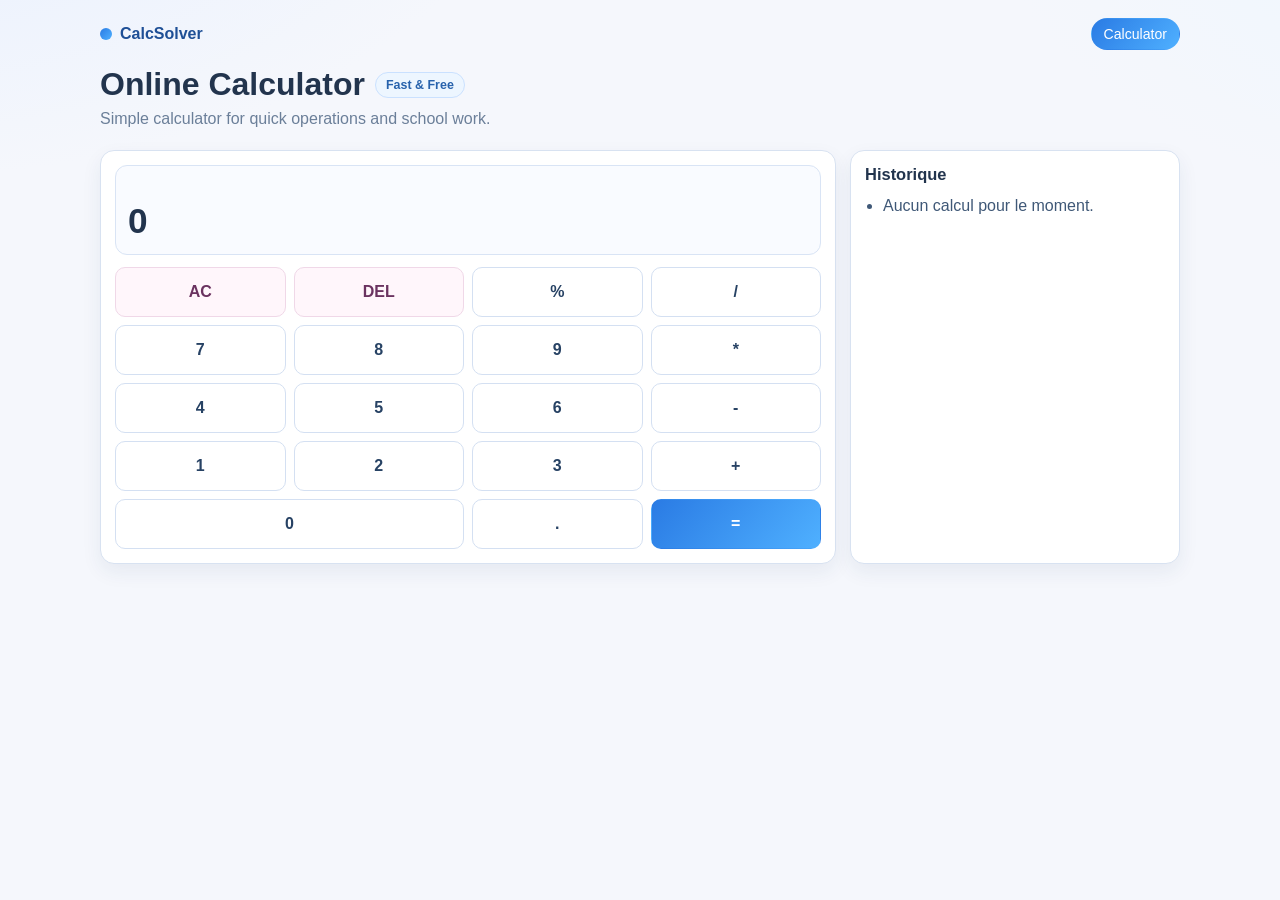
<file: index.html>
<!doctype html>
<html lang="fr">
<head>
  <meta charset="UTF-8">
  <meta name="viewport" content="width=device-width,initial-scale=1">
  <meta name="description" content="Calculatrice en ligne">
  <title>CalcStudy</title>
  <link rel="icon" type="image/svg+xml" href="assets/favicon.svg">
  <link rel="stylesheet" href="css/calcsolver.css">
</head>
<body>
  <a class="skip-link" href="#main-content">Aller au contenu</a>

  <header class="topbar" role="banner">
    <div class="topbar-inner">
      <div class="brand">
        <span class="brand-dot" aria-hidden="true"></span>
        <strong>CalcSolver</strong>
      </div>
      <nav class="quick-nav" aria-label="Navigation rapide">
        <a href="index.html" class="active">Calculator</a>
      </nav>
    </div>
    <div class="title-wrap">
      <h1>Online Calculator</h1>
      <span class="badge">Fast & Free</span>
    </div>
    <p>Simple calculator for quick operations and school work.</p>
  </header>

  <main class="layout" id="main-content">
    <section class="panel" aria-labelledby="calc-title">
      <h2 id="calc-title" class="sr-only">Calculatrice principale</h2>
      <div class="display" aria-live="polite" aria-atomic="true">
        <div id="expr" aria-label="Expression en cours"></div>
        <output id="result" aria-label="Resultat">0</output>
      </div>
      <div class="keys" id="keys" role="group" aria-label="Touches de calcul">
        <button data-a="c" aria-label="Effacer tout">AC</button><button data-a="d" aria-label="Supprimer un caractere">DEL</button><button data-v="%" aria-label="Modulo">%</button><button data-v="/" aria-label="Division">/</button>
        <button data-v="7" aria-label="Sept">7</button><button data-v="8" aria-label="Huit">8</button><button data-v="9" aria-label="Neuf">9</button><button data-v="*" aria-label="Multiplication">*</button>
        <button data-v="4" aria-label="Quatre">4</button><button data-v="5" aria-label="Cinq">5</button><button data-v="6" aria-label="Six">6</button><button data-v="-" aria-label="Soustraction">-</button>
        <button data-v="1" aria-label="Un">1</button><button data-v="2" aria-label="Deux">2</button><button data-v="3" aria-label="Trois">3</button><button data-v="+" aria-label="Addition">+</button>
        <button data-v="0" class="span2" aria-label="Zero">0</button><button data-v="." aria-label="Point decimal">.</button><button data-a="e" aria-label="Calculer">=</button>
      </div>
    </section>

    <aside class="panel" aria-labelledby="history-title">
      <h2 id="history-title">Historique</h2>
      <ul id="history" aria-live="polite"><li>Aucun calcul pour le moment.</li></ul>
    </aside>
  </main>

  <script src="js/calcsolver.js"></script>
</body>
</html>
</file>
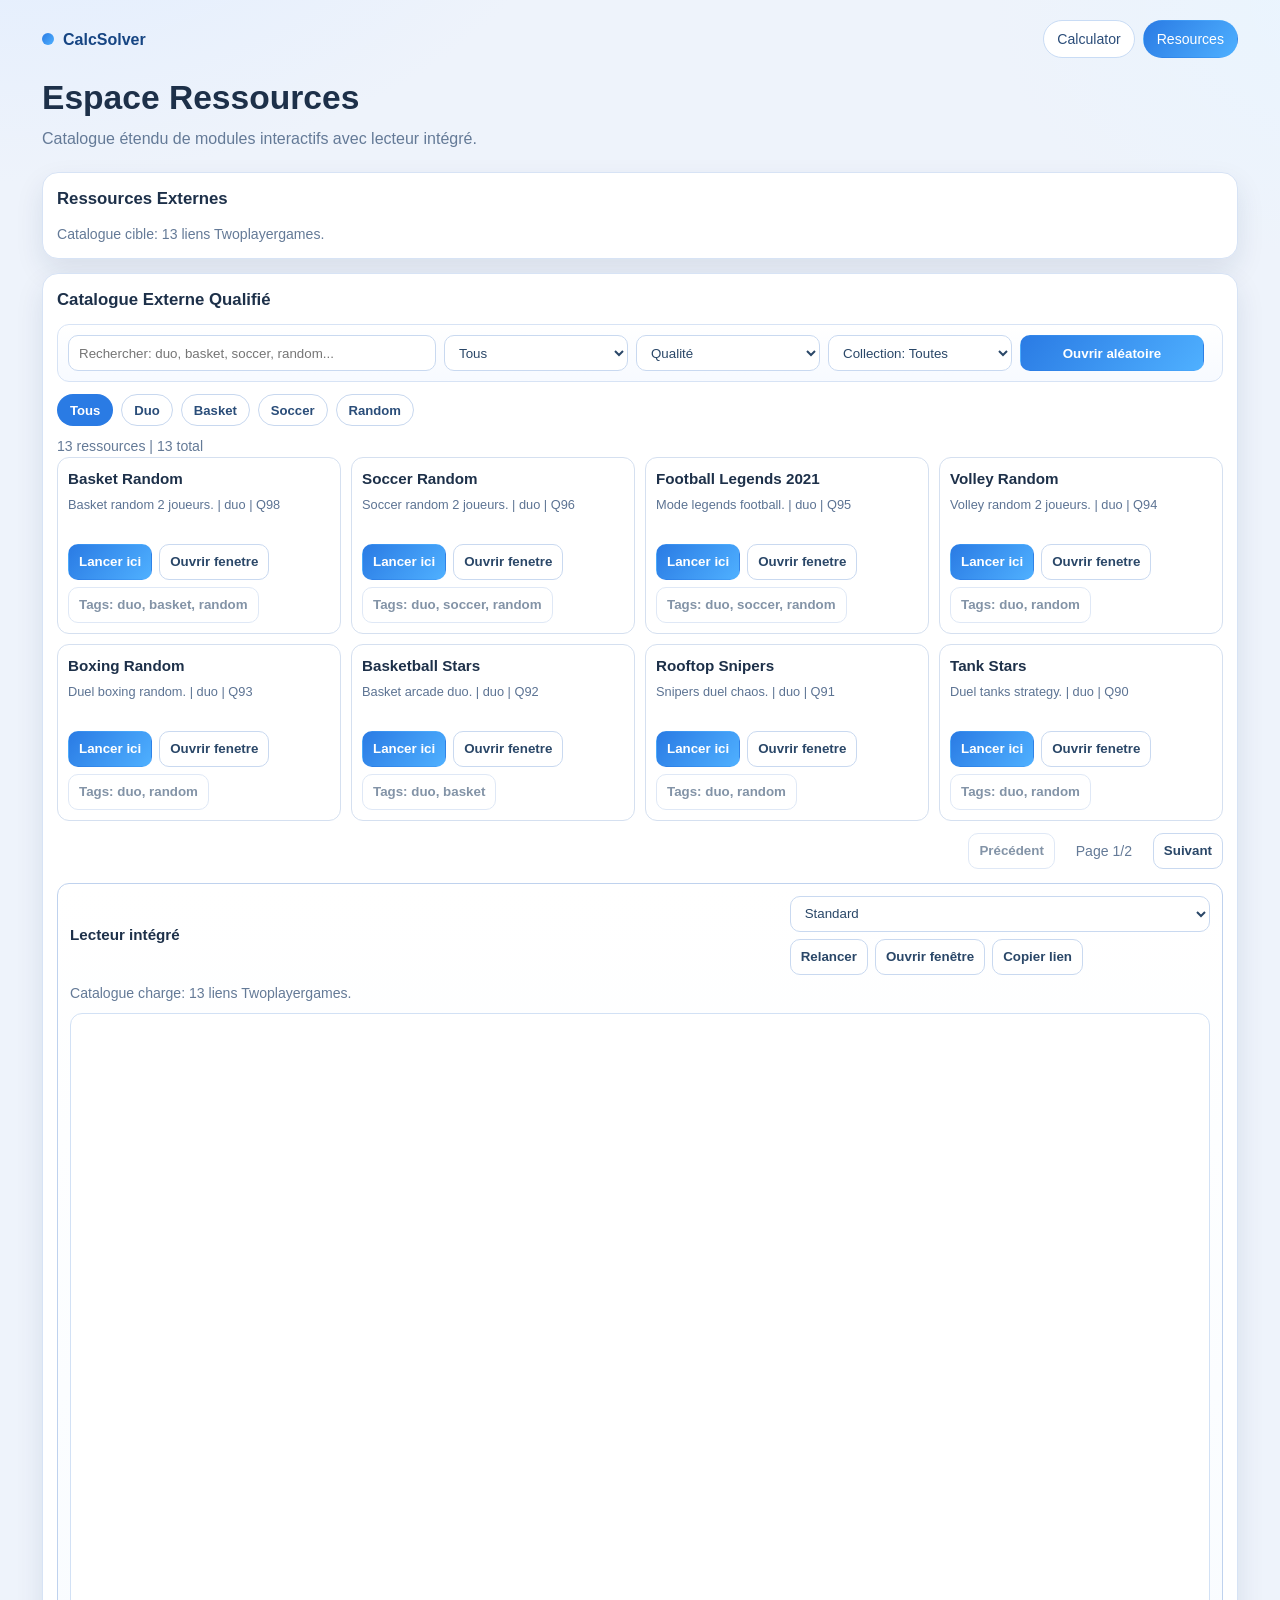
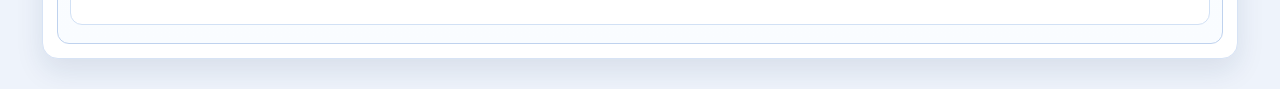
<file: resources.html>
<!doctype html>
<html lang="fr">
<head>
  <meta charset="UTF-8">
  <meta name="viewport" content="width=device-width,initial-scale=1">
  <meta name="description" content="Centre discret de ressources interactives">
  <title>CalcSolver | Ressources</title>
  <link rel="icon" type="image/svg+xml" href="assets/favicon.svg">
  <link rel="stylesheet" href="css/resources.css">
</head>
<body>
  <a class="skip-link" href="#resource-main">Aller au contenu</a>

  <header class="topbar" role="banner">
    <div class="topbar-inner">
      <div class="brand">
        <span class="brand-dot" aria-hidden="true"></span>
        <strong>CalcSolver</strong>
      </div>
      <nav class="quick-nav" aria-label="Navigation rapide">
        <a href="index.html">Calculator</a>
        <a href="resources.html" class="active">Resources</a>
      </nav>
    </div>
    <h1>Espace Ressources</h1>
    <p>Catalogue étendu de modules interactifs avec lecteur intégré.</p>
  </header>

  <main class="wrap" id="resource-main">
    <section class="panel">
      <h2>Ressources Externes</h2>
      <p class="note" id="tab-note" aria-live="polite">Catalogue cible: 13 liens Twoplayergames.</p>
    </section>

    <section class="panel" id="external-pane">
      <h2>Catalogue Externe Qualifié</h2>
      <div class="toolbar" id="catalog-toolbar">
        <label class="sr-only" for="external-search">Recherche catalogue</label>
        <input id="external-search" type="search" placeholder="Rechercher: duo, basket, soccer, random...">
        <label class="sr-only" for="external-filter">Filtre principal</label>
        <select id="external-filter" aria-label="Main filter">
          <option value="all">Tous</option>
          <option value="duo">Duo</option>
          <option value="basket">Basket</option>
          <option value="soccer">Soccer</option>
          <option value="random">Random</option>
        </select>
        <label class="sr-only" for="external-sort">Tri catalogue</label>
        <select id="external-sort" aria-label="Sort catalog">
          <option value="quality">Qualité</option>
          <option value="name">A-Z</option>
        </select>
        <label class="sr-only" for="external-collection">Collection rapide</label>
        <select id="external-collection" aria-label="Collection rapide">
          <option value="all">Collection: Toutes</option>
          <option value="duo-fast">Collection: Duo rapide</option>
          <option value="basket-like">Collection: Basket-like</option>
          <option value="soccer-like">Collection: Soccer-like</option>
        </select>
        <button id="open-random" type="button">Ouvrir aléatoire</button>
      </div>
      <div class="chip-row" id="quick-filters" aria-label="Filtres rapides">
        <button type="button" class="chip active" data-chip="all">Tous</button>
        <button type="button" class="chip" data-chip="duo">Duo</button>
        <button type="button" class="chip" data-chip="basket">Basket</button>
        <button type="button" class="chip" data-chip="soccer">Soccer</button>
        <button type="button" class="chip" data-chip="random">Random</button>
      </div>
      <p class="note" id="external-count">0 ressource</p>
      <div class="grid" id="external-cards"></div>
      <div class="pager" id="catalog-pager">
        <button type="button" id="catalog-prev">Précédent</button>
        <p class="note" id="catalog-page-note" aria-live="polite">Page 1</p>
        <button type="button" id="catalog-next">Suivant</button>
      </div>

      <section class="reader" id="reader" aria-label="Lecteur intégré">
        <div class="reader-head">
          <h3 id="reader-title">Lecteur intégré</h3>
          <div class="reader-actions">
            <label class="sr-only" for="reader-size">Taille du lecteur</label>
            <select id="reader-size" aria-label="Taille du lecteur">
              <option value="compact">Compact</option>
              <option value="standard" selected>Standard</option>
              <option value="large">Grand</option>
            </select>
            <button type="button" id="reader-reload">Relancer</button>
            <button type="button" id="reader-open">Ouvrir fenêtre</button>
            <button type="button" id="reader-copy">Copier lien</button>
          </div>
        </div>
        <p class="note" id="frame-note" role="status" aria-live="polite">Sélectionnez une ressource et utilisez “Lancer ici”.</p>
        <iframe
          id="external-frame"
          title="Lecteur ressource"
          loading="lazy"
          referrerpolicy="no-referrer"
          sandbox="allow-scripts allow-same-origin allow-forms allow-popups allow-pointer-lock allow-popups-to-escape-sandbox"
        ></iframe>
      </section>
    </section>
  </main>

  <script src="js/resources.js"></script>
</body>
</html>
</file>
<file: css/calcsolver.css>
:root {
  --bg: #f5f7fc;
  --surface: #ffffff;
  --line: #d8e2f1;
  --text: #22344d;
  --muted: #6b7f99;
  --blue: #2a7be4;
  --blue-dark: #1f66c3;
}

* { box-sizing: border-box; }
html, body { margin: 0; min-height: 100%; }
body {
  font-family: "Segoe UI", Arial, sans-serif;
  color: var(--text);
  background:
    radial-gradient(1100px 600px at -10% -20%, #e6efff 0%, transparent 60%),
    radial-gradient(900px 500px at 120% -10%, #edf7ff 0%, transparent 60%),
    var(--bg);
}

.skip-link {
  position: absolute;
  left: 10px;
  top: -50px;
  z-index: 20;
  background: #eef4ff;
  color: #1f3f73;
  border: 1px solid #84a8df;
  border-radius: 8px;
  padding: 8px 10px;
  text-decoration: none;
}
.skip-link:focus-visible { top: 10px; }

.sr-only {
  position: absolute;
  width: 1px;
  height: 1px;
  padding: 0;
  margin: -1px;
  overflow: hidden;
  clip: rect(0,0,0,0);
  border: 0;
}

.topbar {
  max-width: 1120px;
  margin: 0 auto;
  padding: 18px 20px 12px;
}
.topbar-inner {
  display: flex;
  justify-content: space-between;
  align-items: center;
  gap: 10px;
}
.brand {
  display: inline-flex;
  align-items: center;
  gap: 8px;
  color: #1e4f96;
}
.brand-dot {
  width: 12px;
  height: 12px;
  border-radius: 50%;
  background: linear-gradient(130deg, #2a7be4, #4fb0ff);
}
.quick-nav {
  display: inline-flex;
  gap: 8px;
}
.quick-nav a {
  text-decoration: none;
  color: #33557f;
  border: 1px solid #c8d8ef;
  background: #fff;
  border-radius: 999px;
  padding: 7px 12px;
  font-size: .88rem;
}
.quick-nav a.active {
  border-color: transparent;
  color: #fff;
  background: linear-gradient(130deg, #2a7be4, #4fb0ff);
}

.title-wrap {
  margin-top: 16px;
  display: flex;
  gap: 10px;
  align-items: center;
  flex-wrap: wrap;
}
.topbar h1 {
  margin: 0;
  font-size: clamp(1.25rem, 2.8vw, 2rem);
}
.topbar p {
  margin: 7px 0 0;
  color: var(--muted);
}
.badge {
  height: 26px;
  border-radius: 999px;
  border: 1px solid #cae1ff;
  background: #edf6ff;
  color: #2762ac;
  display: inline-flex;
  align-items: center;
  padding: 0 10px;
  font-size: .78rem;
  font-weight: 700;
}

.layout {
  max-width: 1120px;
  margin: 0 auto;
  padding: 10px 20px 30px;
  display: grid;
  grid-template-columns: minmax(320px, 1fr) 330px;
  gap: 14px;
}

.panel {
  background: var(--surface);
  border: 1px solid var(--line);
  border-radius: 14px;
  padding: 14px;
  box-shadow: 0 8px 20px rgba(24, 56, 103, 0.07);
}

.display {
  background: #f9fbff;
  border: 1px solid #d9e4f5;
  border-radius: 12px;
  padding: 12px;
  min-height: 90px;
}
#expr {
  color: var(--muted);
  font-size: .9rem;
  min-height: 20px;
}
#result {
  display: block;
  margin-top: 3px;
  font-size: clamp(1.65rem, 4vw, 2.2rem);
  font-weight: 800;
  word-break: break-all;
}

.keys {
  margin-top: 12px;
  display: grid;
  grid-template-columns: repeat(4, 1fr);
  gap: 8px;
}
.keys button {
  height: 50px;
  border-radius: 10px;
  border: 1px solid #d4e0f2;
  background: #fff;
  color: #274264;
  cursor: pointer;
  font-size: 1rem;
  font-weight: 700;
  transition: transform .12s ease, border-color .12s ease, background .12s ease;
}
.keys button:hover {
  background: #f3f8ff;
  border-color: #aac7ef;
}
.keys button:active { transform: scale(0.97); }
.keys button:focus-visible,
code:focus-visible {
  outline: 2px solid #7ab0f2;
  outline-offset: 2px;
}

.keys button[data-a="e"] {
  border-color: transparent;
  color: #fff;
  background: linear-gradient(130deg, var(--blue), #4fb0ff);
}
.keys button[data-a="c"],
.keys button[data-a="d"] {
  color: #6b3360;
  background: #fff6fb;
  border-color: #f0d8e8;
}

.span2 { grid-column: span 2; }

.hint {
  margin: 11px 0 0;
  color: var(--muted);
  font-size: .86rem;
}
code {
  background: #eef5ff;
  border: 1px solid #cadef8;
  border-radius: 7px;
  padding: 2px 7px;
}

h2 { margin: 0 0 10px; font-size: 1.03rem; }
ul {
  margin: 0;
  padding-left: 18px;
  color: #3f5877;
}
li { line-height: 1.5; }

@media (max-width: 900px) {
  .layout { grid-template-columns: 1fr; }
}

@media (prefers-reduced-motion: reduce) {
  *, *::before, *::after {
    transition-duration: 0.01ms !important;
    animation-duration: 0.01ms !important;
  }
}
</file>
<file: css/resources.css>
:root {
  --bg: #eef3fb;
  --surface: #ffffff;
  --surface-alt: #f7faff;
  --line: #d7e3f5;
  --line-strong: #bfd2ee;
  --text: #1d3049;
  --muted: #647a97;
  --primary: #2a7be4;
  --primary-soft: #eaf2ff;
  --shadow: 0 12px 28px rgba(18, 48, 90, 0.1);
  --radius-lg: 16px;
  --radius-md: 12px;
  --radius-sm: 10px;
}

* { box-sizing: border-box; }
html, body { margin: 0; min-height: 100%; }
body {
  font-family: "Segoe UI", "Trebuchet MS", Arial, sans-serif;
  color: var(--text);
  background:
    radial-gradient(900px 540px at 0% -10%, #dfecff 0%, transparent 65%),
    radial-gradient(700px 450px at 110% 0%, #e9f5ff 0%, transparent 60%),
    var(--bg);
  line-height: 1.45;
}

.skip-link {
  position: absolute;
  left: 10px;
  top: -50px;
  z-index: 20;
  background: #eef4ff;
  color: #1f3f73;
  border: 1px solid #84a8df;
  border-radius: 8px;
  padding: 8px 10px;
  text-decoration: none;
}
.skip-link:focus-visible { top: 10px; }

.sr-only {
  position: absolute;
  width: 1px;
  height: 1px;
  padding: 0;
  margin: -1px;
  overflow: hidden;
  clip: rect(0,0,0,0);
  border: 0;
}

.topbar {
  max-width: 1240px;
  margin: 0 auto;
  padding: 20px 22px 10px;
}
.topbar-inner {
  display: flex;
  justify-content: space-between;
  align-items: center;
  gap: 14px;
}
.brand {
  display: inline-flex;
  align-items: center;
  gap: 9px;
  color: #164583;
}
.brand-dot {
  width: 12px;
  height: 12px;
  border-radius: 50%;
  background: linear-gradient(130deg, #2a7be4, #4fb0ff);
}
.quick-nav {
  display: inline-flex;
  gap: 8px;
}
.quick-nav a {
  text-decoration: none;
  color: #2b4d79;
  border: 1px solid #c9dcf5;
  background: #fff;
  border-radius: 999px;
  padding: 8px 13px;
  font-size: 0.88rem;
}
.quick-nav a.active {
  border-color: transparent;
  color: #fff;
  background: linear-gradient(130deg, #2a7be4, #4fb0ff);
}
.topbar h1 {
  margin: 16px 0 4px;
  font-size: clamp(1.34rem, 2.8vw, 2.1rem);
}
.topbar p {
  margin: 0;
  color: var(--muted);
}

.wrap {
  max-width: 1240px;
  margin: 0 auto;
  padding: 12px 22px 30px;
  display: grid;
  gap: 14px;
}

.panel {
  background: var(--surface);
  border: 1px solid var(--line);
  border-radius: var(--radius-lg);
  padding: 14px;
  box-shadow: var(--shadow);
}
h2 {
  margin: 0 0 12px;
  font-size: 1.05rem;
}
h3 {
  margin: 0;
  font-size: 0.95rem;
}

.tabs {
  display: flex;
  gap: 8px;
  flex-wrap: wrap;
}
.tab {
  height: 38px;
  border-radius: 999px;
  border: 1px solid #c8d8ef;
  background: #fff;
  color: #33557f;
  padding: 0 14px;
  cursor: pointer;
  font-weight: 700;
}
.tab:hover { border-color: #9fc0e9; background: #f3f8ff; }
.tab.active {
  border-color: transparent;
  color: #fff;
  background: linear-gradient(130deg, #2a7be4, #4fb0ff);
}

.note {
  margin: 8px 0 0;
  color: var(--muted);
  font-size: 0.88rem;
}

.toolbar {
  position: sticky;
  top: 8px;
  z-index: 5;
  display: grid;
  grid-template-columns: 1.4fr repeat(4, minmax(120px, .7fr)) auto;
  gap: 8px;
  padding: 10px;
  border: 1px solid var(--line);
  border-radius: var(--radius-md);
  background: linear-gradient(180deg, #ffffff, #f7faff);
  margin-bottom: 12px;
}

.chip-row {
  display: flex;
  flex-wrap: wrap;
  gap: 8px;
  margin-bottom: 10px;
}
.chip {
  border-radius: 999px;
  border: 1px solid #c8d8ef;
  background: #fff;
  color: #2a4d79;
  padding: 6px 12px;
  min-height: 32px;
  font-size: 0.82rem;
}
.chip.active {
  border-color: transparent;
  background: var(--primary);
  color: #fff;
}

.grid {
  display: grid;
  grid-template-columns: repeat(auto-fill, minmax(230px, 1fr));
  gap: 10px;
}

.card {
  background: #fff;
  border: 1px solid #d5e0f0;
  border-radius: var(--radius-md);
  padding: 10px;
  transition: transform .14s ease, border-color .14s ease, box-shadow .14s ease;
}
.card:hover {
  transform: translateY(-2px);
  border-color: #aac7ef;
  box-shadow: 0 8px 18px rgba(32, 86, 159, 0.13);
}
.card h3 {
  margin: 0 0 6px;
}
.card p {
  margin: 0;
  color: #5c7393;
  font-size: 0.8rem;
  min-height: 40px;
}

.row {
  margin-top: 8px;
  display: flex;
  gap: 7px;
  flex-wrap: wrap;
}
button, input, select {
  min-height: 36px;
  border-radius: var(--radius-sm);
  border: 1px solid #c9d9f0;
  background: #fff;
  color: #2a4768;
  padding: 0 10px;
}
input, select { width: 100%; }
button { cursor: pointer; font-weight: 700; }
button:hover { border-color: #9fc0e9; background: #f3f8ff; }
button.primary {
  border-color: transparent;
  color: #fff;
  background: linear-gradient(130deg, #2a7be4, #4fb0ff);
}
button:focus-visible,
input:focus-visible,
select:focus-visible,
.tab:focus-visible,
.chip:focus-visible {
  outline: 2px solid #7ab0f2;
  outline-offset: 2px;
}
button:disabled {
  opacity: 0.58;
  cursor: not-allowed;
}

#open-random {
  border-color: transparent;
  color: #fff;
  background: linear-gradient(130deg, #2a7be4, #4fb0ff);
}

.mount {
  margin-top: 12px;
  border: 1px solid #d6e1f1;
  border-radius: var(--radius-md);
  min-height: 260px;
  padding: 12px;
  background: var(--surface-alt);
}
.mini { font-size: 0.85rem; color: #5e789a; }

.board3 { display: grid; grid-template-columns: repeat(3, 62px); gap: 8px; }
.cell {
  width: 62px;
  height: 62px;
  display: grid;
  place-items: center;
  font-size: 1.3rem;
  font-weight: 700;
  background: #fff;
  border: 1px solid #cbdcf3;
}
.board4 { display: grid; grid-template-columns: repeat(4, 56px); gap: 8px; }
.tile {
  width: 56px;
  height: 56px;
  display: grid;
  place-items: center;
  background: #fff;
  border: 1px solid #cbdcf3;
  font-weight: 700;
}
.board7 { display: grid; grid-template-columns: repeat(7, 36px); gap: 6px; }
.disc {
  width: 36px;
  height: 36px;
  border-radius: 50%;
  background: #fff;
  border: 1px solid #cbdcf3;
}
.red { background: #ff6565; }
.yellow { background: #ffd45f; }

.pager {
  display: flex;
  align-items: center;
  justify-content: flex-end;
  gap: 8px;
  margin-top: 12px;
}
.pager .note {
  margin: 0;
  min-width: 82px;
  text-align: center;
}

.reader {
  margin-top: 14px;
  border: 1px solid var(--line-strong);
  border-radius: var(--radius-md);
  background: linear-gradient(180deg, #fff, #f9fcff);
  padding: 12px;
}
.reader-head {
  display: flex;
  align-items: center;
  justify-content: space-between;
  gap: 12px;
  flex-wrap: wrap;
}
.reader-actions {
  display: flex;
  gap: 7px;
  flex-wrap: wrap;
}
#reader-size {
  min-width: 120px;
}
#external-frame {
  width: 100%;
  height: clamp(440px, 68vh, 820px);
  margin-top: 10px;
  border: 1px solid #d2e1f5;
  border-radius: 12px;
  background: #fff;
}
.reader.size-compact #external-frame {
  height: clamp(360px, 56vh, 620px);
}
.reader.size-standard #external-frame {
  height: clamp(440px, 68vh, 820px);
}
.reader.size-large #external-frame {
  height: clamp(540px, 82vh, 980px);
}

@media (max-width: 1060px) {
  .toolbar {
    grid-template-columns: 1fr 1fr 1fr;
  }
}

@media (max-width: 860px) {
  .topbar-inner {
    flex-direction: column;
    align-items: flex-start;
  }
  .toolbar {
    grid-template-columns: 1fr;
    position: static;
  }
  .grid {
    grid-template-columns: repeat(auto-fill, minmax(170px, 1fr));
  }
  #external-frame {
    height: clamp(420px, 62vh, 760px);
  }
  .reader.size-large #external-frame {
    height: clamp(500px, 76vh, 920px);
  }
}

@media (prefers-reduced-motion: reduce) {
  *, *::before, *::after {
    transition-duration: 0.01ms !important;
    animation-duration: 0.01ms !important;
  }
}
</file>
